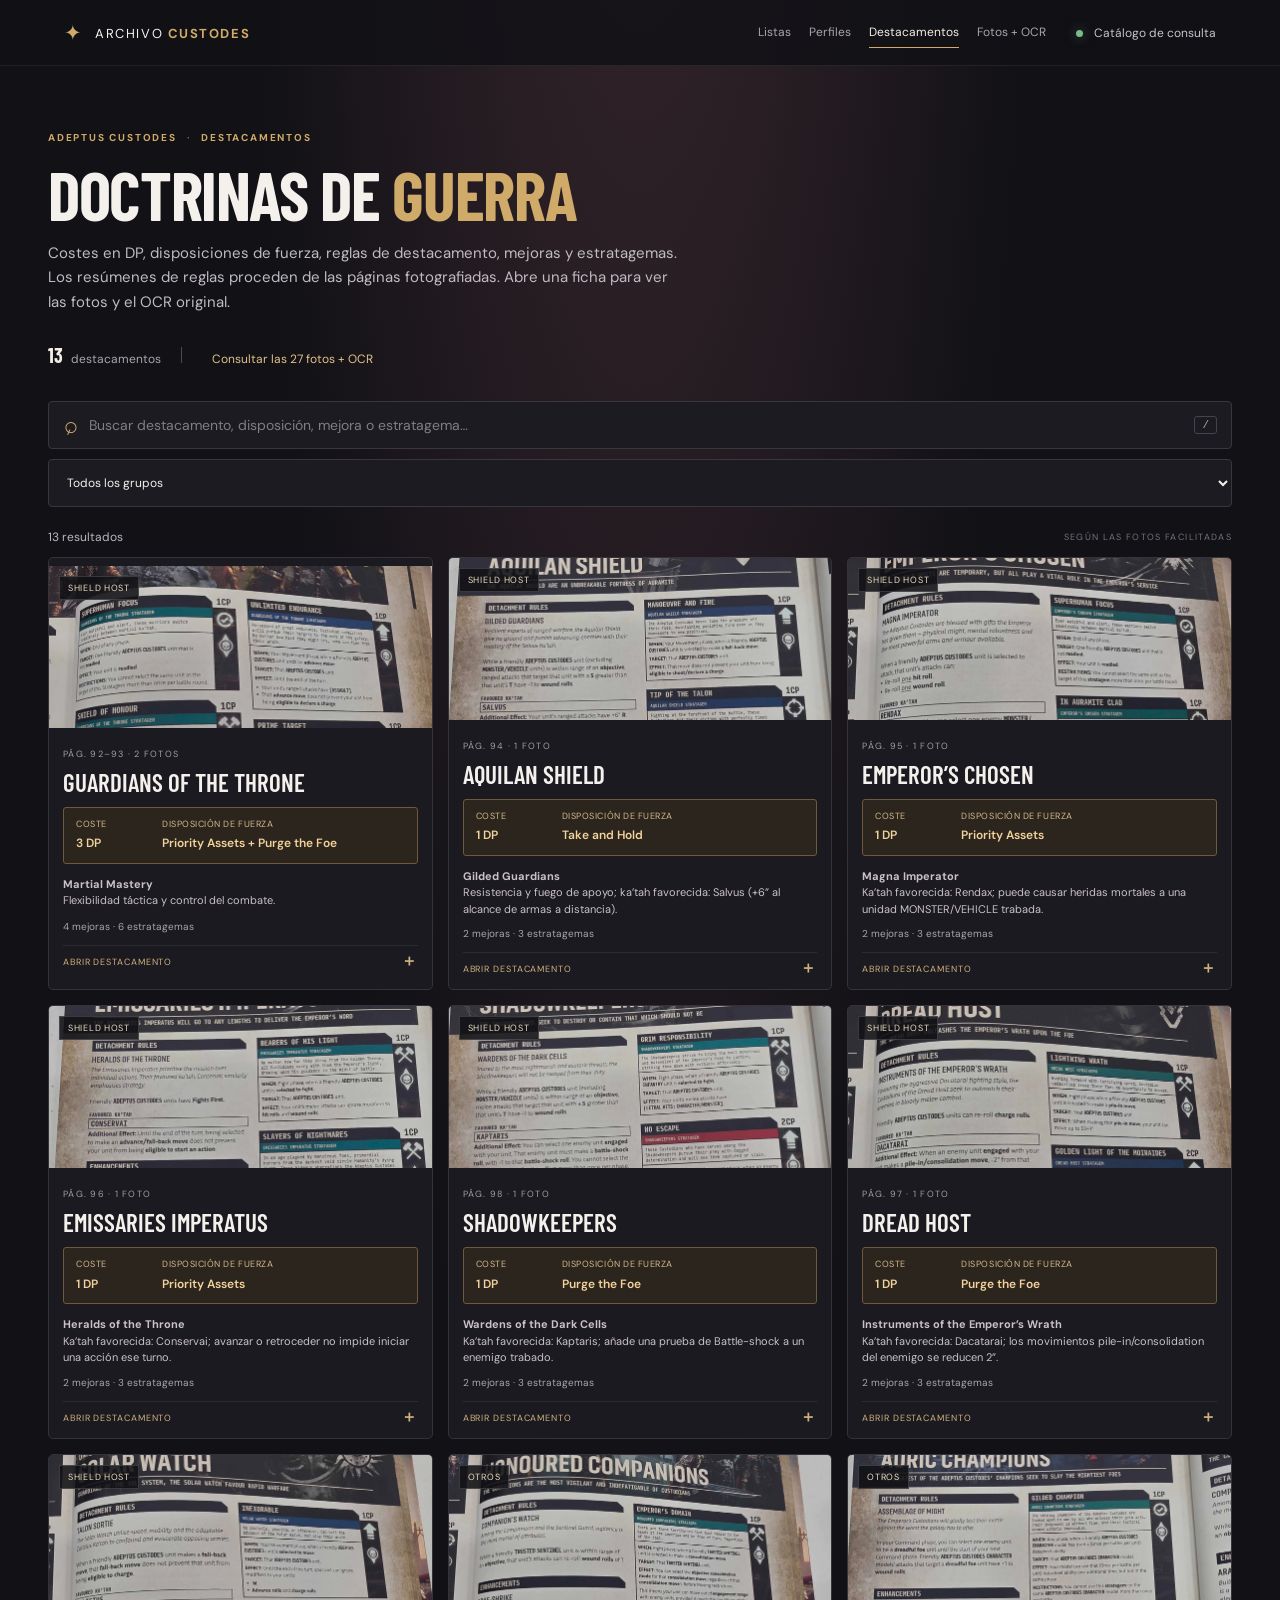
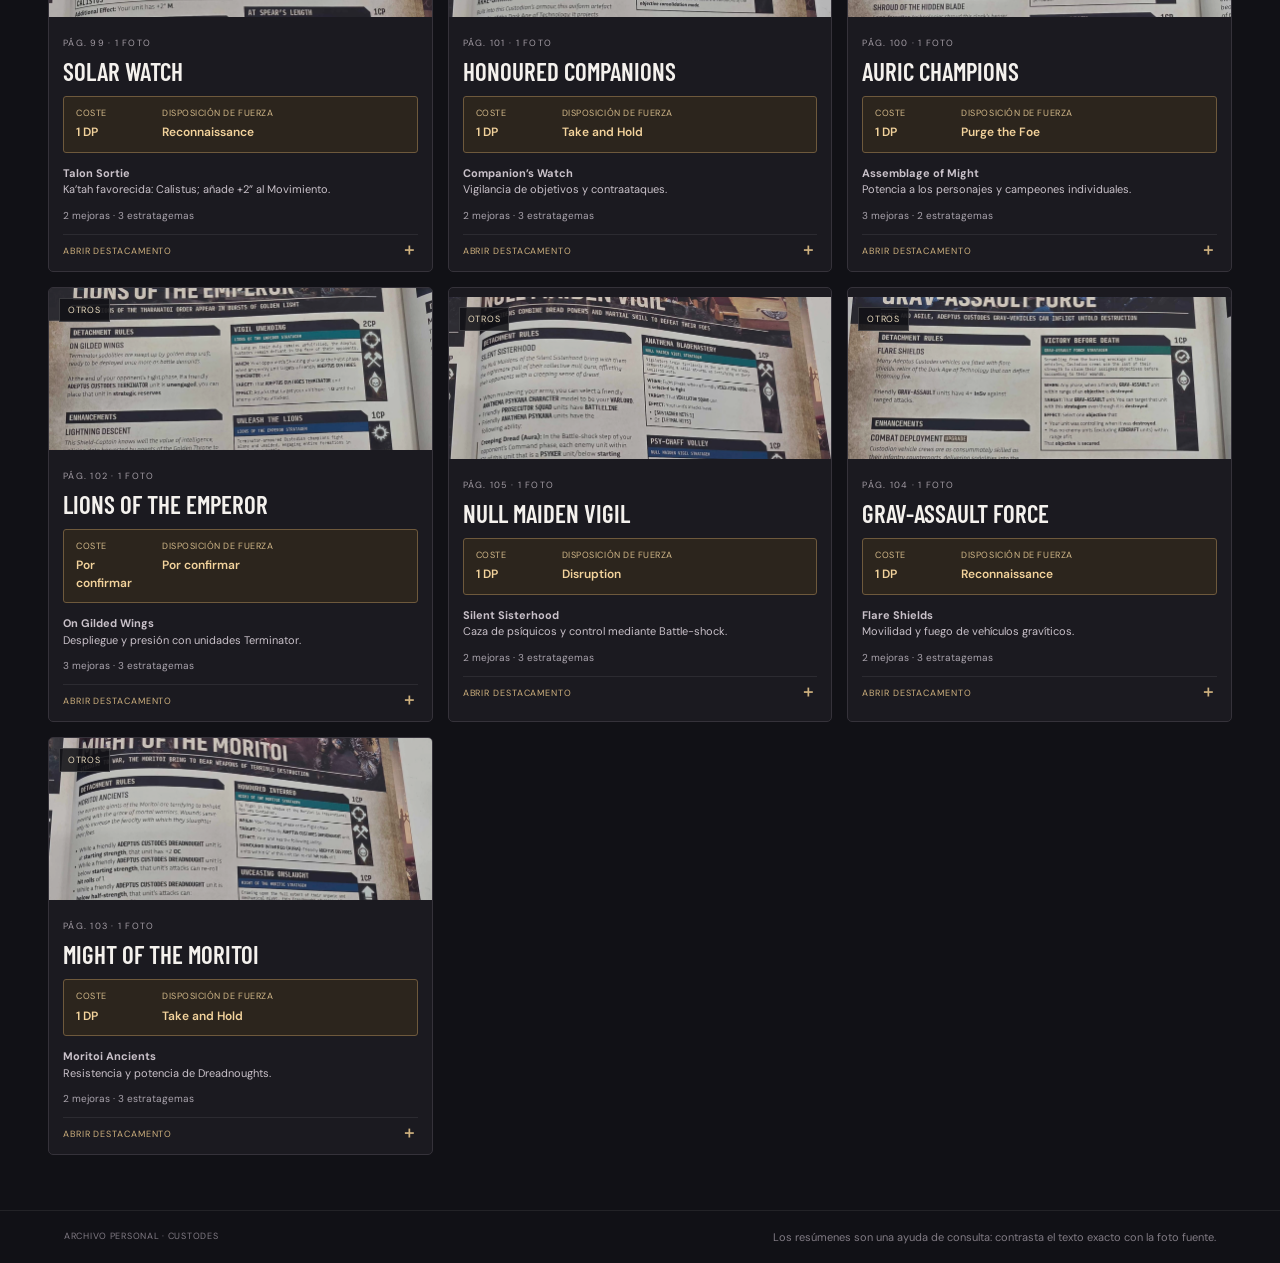
<file: destacamentos.html>
<!doctype html>
<html lang="es">
<head>
  <meta charset="utf-8"><meta name="viewport" content="width=device-width, initial-scale=1"><meta name="theme-color" content="#111116">
  <title>Destacamentos · Archivo Custodes</title><link rel="stylesheet" href="styles.css"><link rel="stylesheet" href="fichas.css"><link rel="stylesheet" href="destacamentos.css">
  <link rel="stylesheet" href="nav.css">
</head>
<body>
  <header class="topbar"><a class="brand" href="index.html"><span class="brand-mark">✦</span><span>ARCHIVO <b>CUSTODES</b></span></a><nav class="top-nav" aria-label="Navegación principal"><a href="listas.html">Listas</a><a href="fichas.html">Perfiles</a><a href="destacamentos.html" class="active" aria-current="page">Destacamentos</a><a href="index.html">Fotos + OCR</a></nav><div class="top-meta"><span class="live-dot"></span> Catálogo de consulta</div></header>
  <main>
    <section class="intro"><div class="eyebrow">ADEPTUS CUSTODES <span>·</span> DESTACAMENTOS</div><h1>Doctrinas de <em>guerra</em></h1><p>Costes en DP, disposiciones de fuerza, reglas de destacamento, mejoras y estratagemas. Los resúmenes de reglas proceden de las páginas fotografiadas. Abre una ficha para ver las fotos y el OCR original.</p><div class="metrics"><strong id="detachmentCount"></strong><span>destacamentos</span><i></i><a class="source-link" href="index.html">Consultar las 27 fotos + OCR</a></div></section>
    <section class="workspace"><div class="controls"><label class="searchbox"><span aria-hidden="true">⌕</span><input id="detachmentSearch" type="search" placeholder="Buscar destacamento, disposición, mejora o estratagema…" autocomplete="off"><kbd>/</kbd></label><select id="detachmentKind" aria-label="Filtrar por grupo"><option value="all">Todos los grupos</option><option value="Shield Host">Shield Hosts</option><option value="Otros">Otros destacamentos</option></select></div><div class="results-line"><span id="detachmentResults"></span><span>SEGÚN LAS FOTOS FACILITADAS</span></div><div class="detachment-grid" id="detachmentGrid"></div><div class="empty" id="detachmentEmpty" hidden><span>⌕</span><b>No hay resultados</b><p>Prueba con otro nombre o regla.</p></div></section>
  </main>
  <footer><span>ARCHIVO PERSONAL · CUSTODES</span><span>Los resúmenes son una ayuda de consulta: contrasta el texto exacto con la foto fuente.</span></footer>
  <dialog id="profileDialog" class="sheet-dialog detachment-dialog"><div class="sheet-scroll" id="profileContent"></div></dialog>
  <script src="units-data.js"></script>
  <script src="detachments-data.js"></script>
  <script src="unit-points.js"></script>
  <script src="enhancement-points.js"></script>
  <script src="army-lists.js"></script>
  <script src="profile-view.js"></script>
  <script src="destacamentos.js"></script>
</body>
</html>
</file>
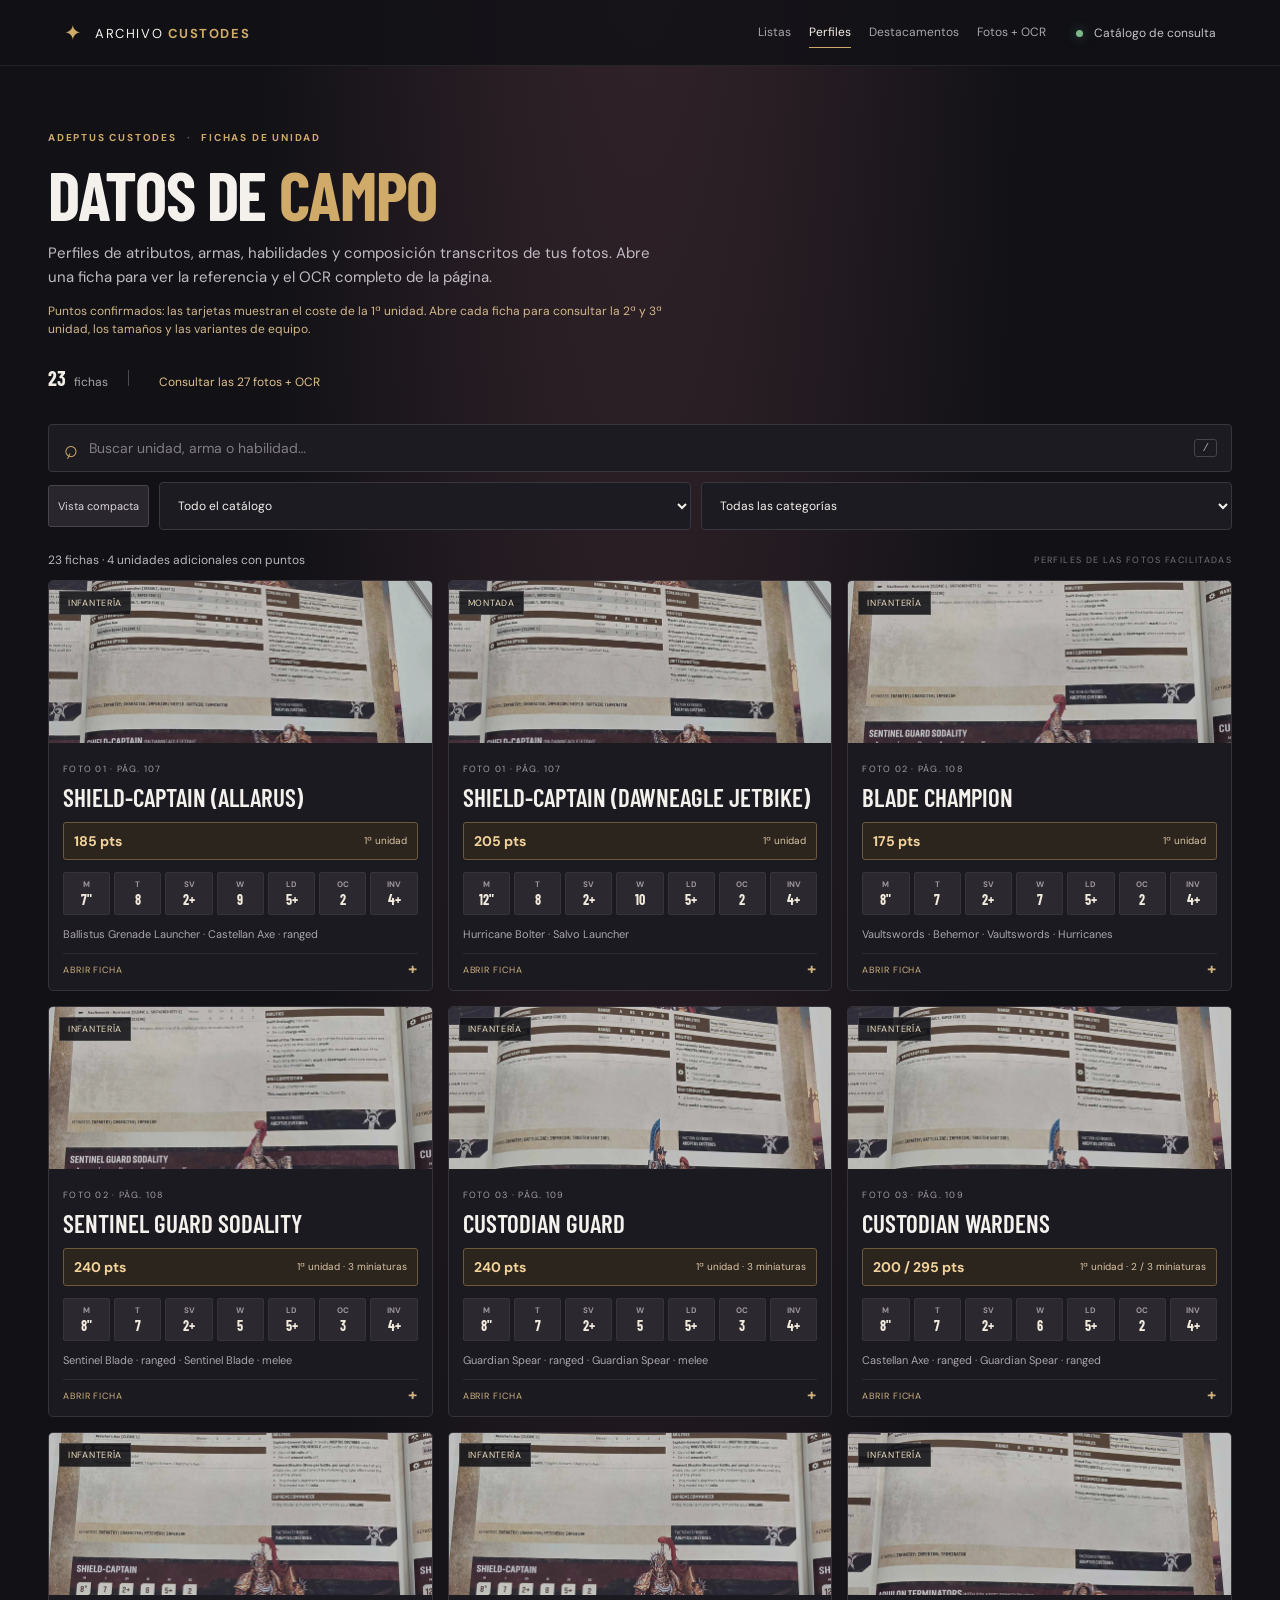
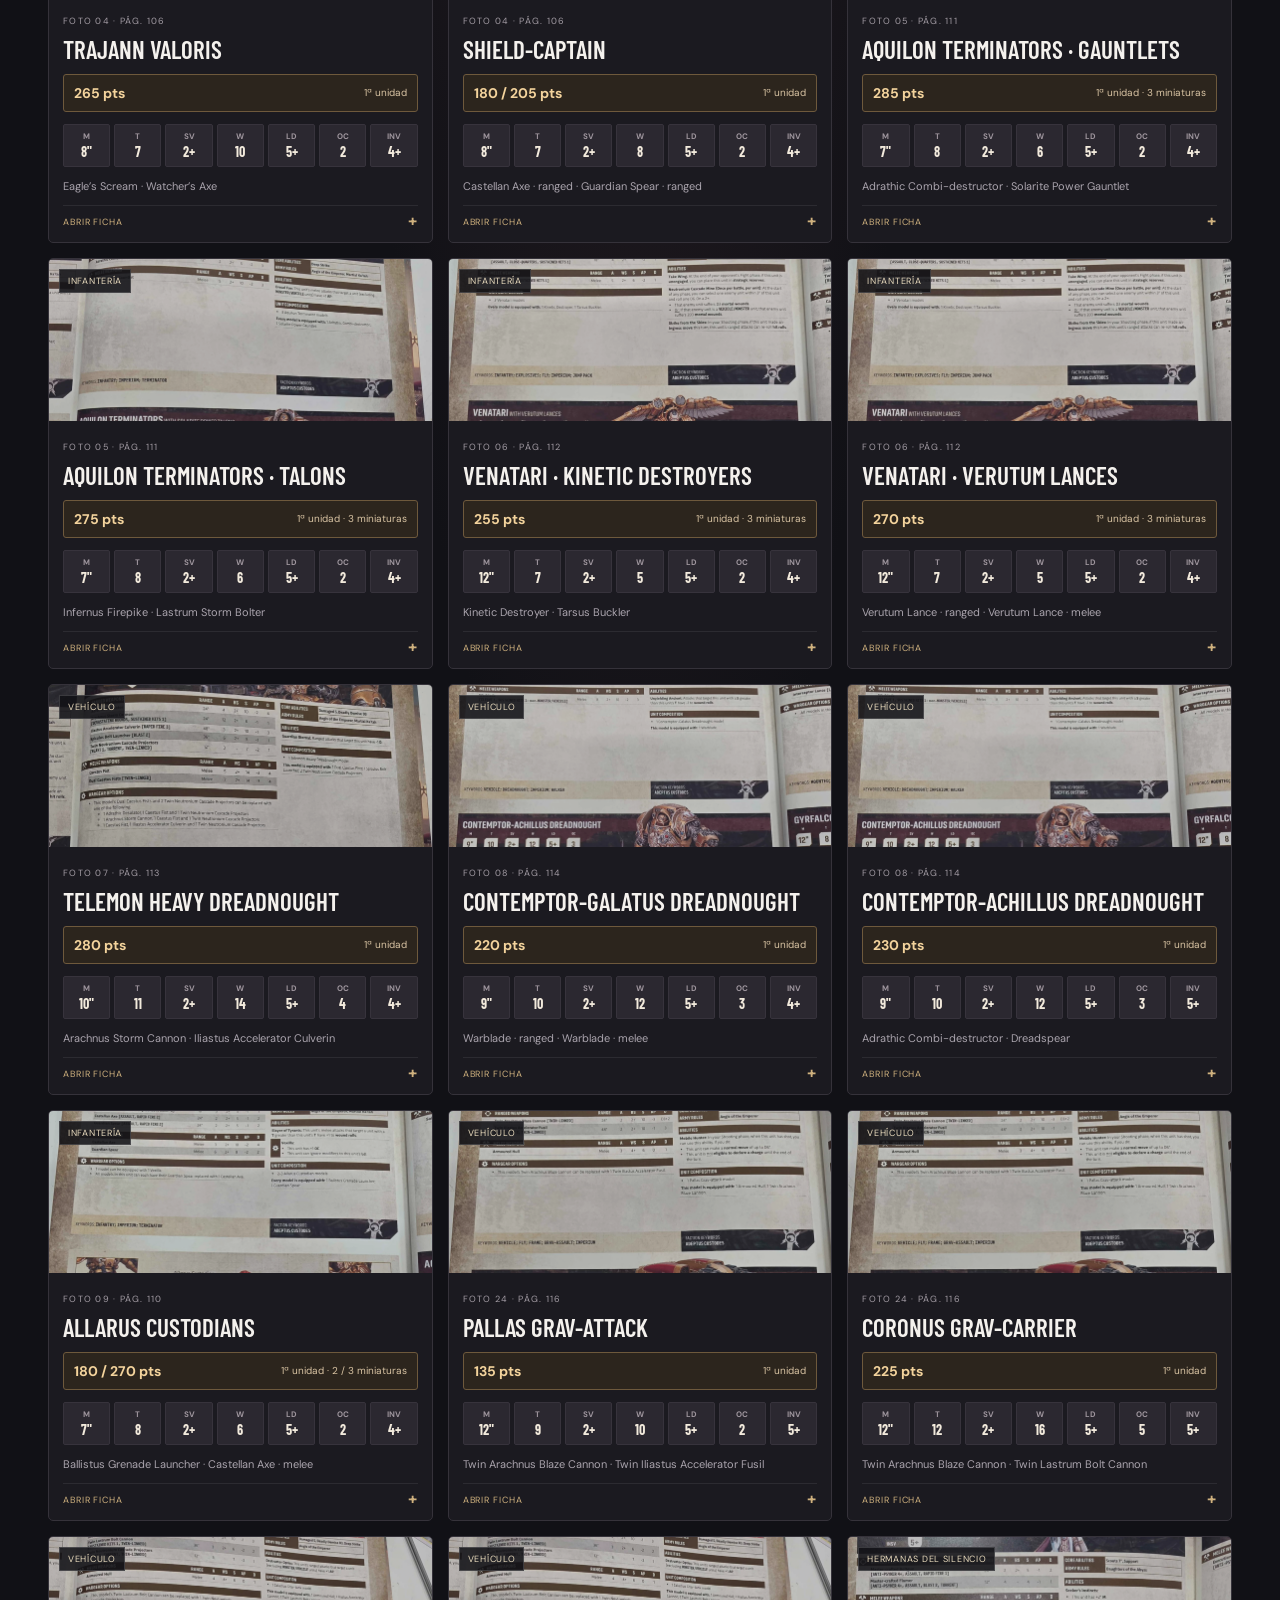
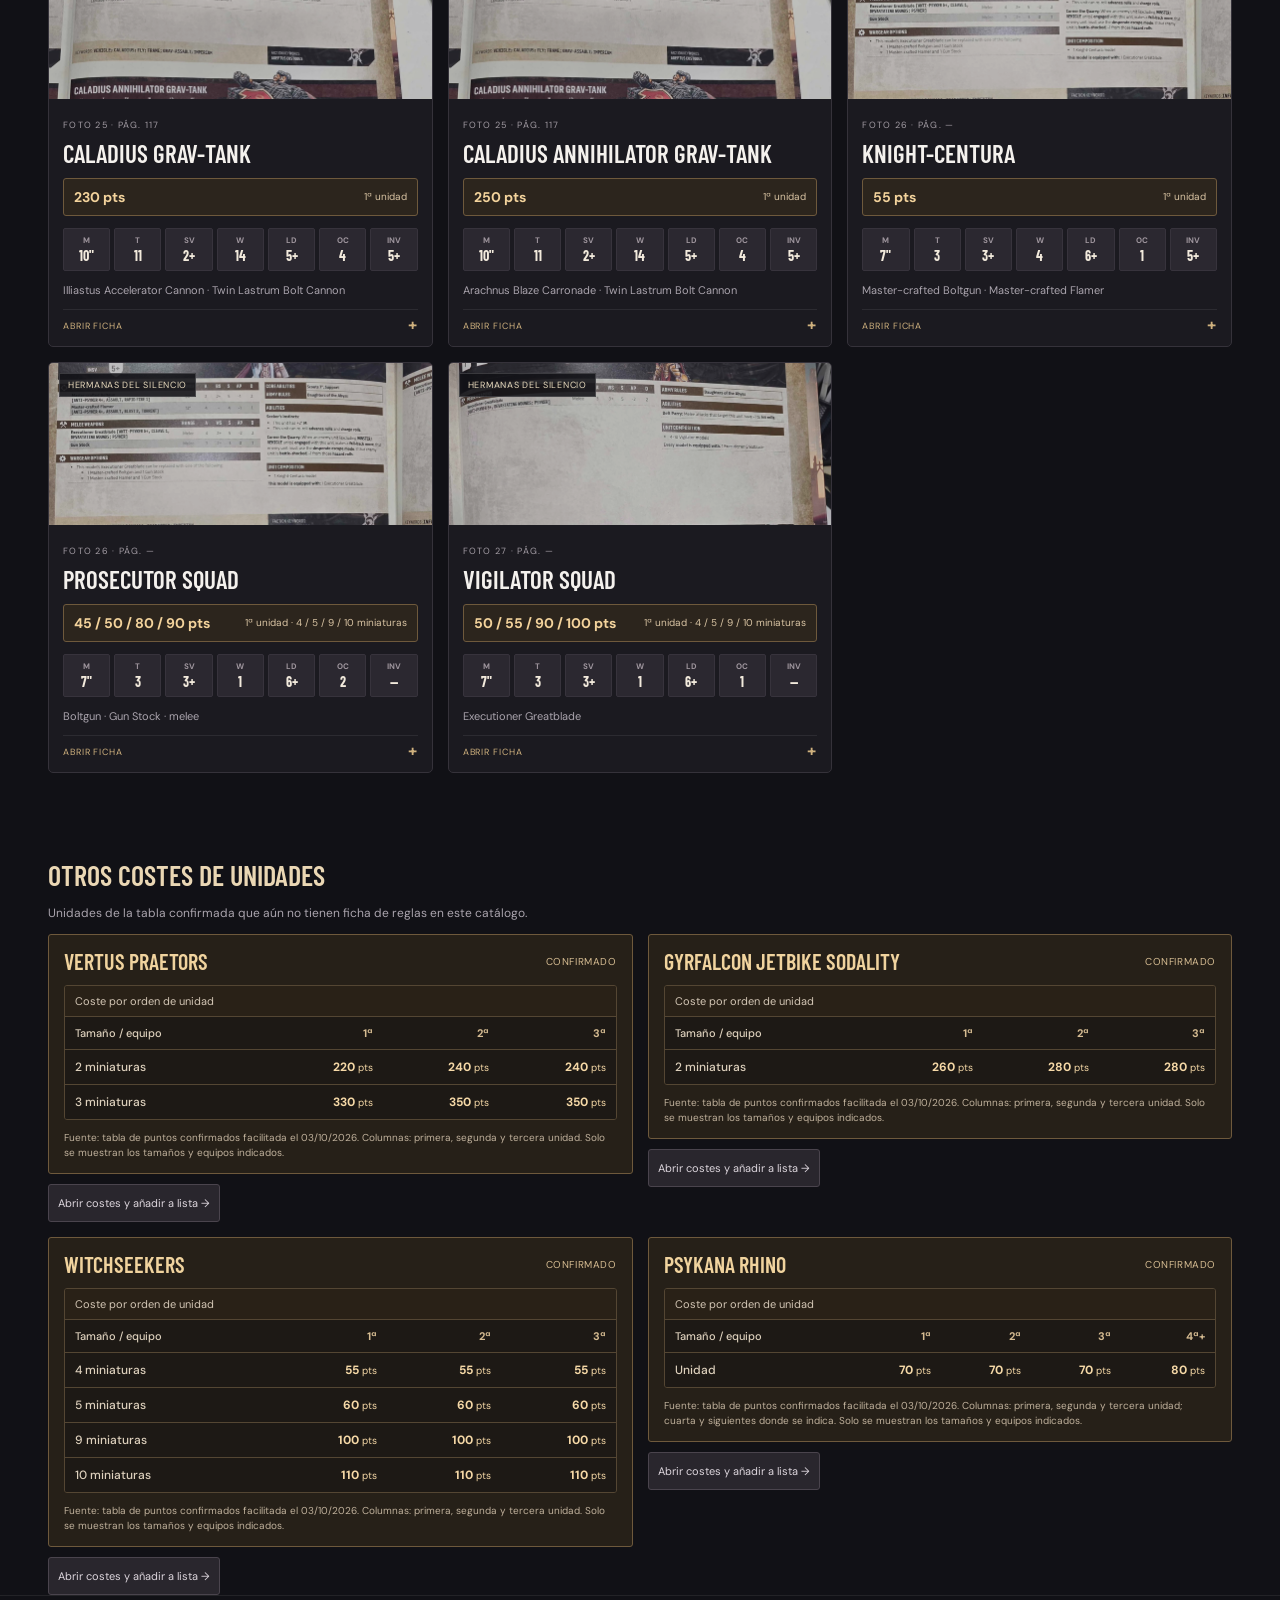
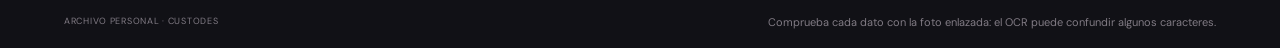
<file: fichas.html>
<!doctype html>
<html lang="es">
<head>
  <meta charset="utf-8"><meta name="viewport" content="width=device-width, initial-scale=1"><meta name="theme-color" content="#111116">
  <title>Fichas · Archivo Custodes</title><link rel="stylesheet" href="styles.css"><link rel="stylesheet" href="fichas.css">
  <link rel="stylesheet" href="nav.css">
</head>
<body>
  <header class="topbar"><a class="brand" href="index.html"><span class="brand-mark">✦</span><span>ARCHIVO <b>CUSTODES</b></span></a><nav class="top-nav" aria-label="Navegación principal"><a href="listas.html">Listas</a><a href="fichas.html" class="active" aria-current="page">Perfiles</a><a href="destacamentos.html">Destacamentos</a><a href="index.html">Fotos + OCR</a></nav><div class="top-meta"><span class="live-dot"></span> Catálogo de consulta</div></header>
  <main>
    <section class="intro"><div class="eyebrow">ADEPTUS CUSTODES <span>·</span> FICHAS DE UNIDAD</div><h1>Datos de <em>campo</em></h1><p>Perfiles de atributos, armas, habilidades y composición transcritos de tus fotos. Abre una ficha para ver la referencia y el OCR completo de la página.</p><p class="points-notice">Puntos confirmados: las tarjetas muestran el coste de la 1ª unidad. Abre cada ficha para consultar la 2ª y 3ª unidad, los tamaños y las variantes de equipo.</p><div class="metrics"><strong id="unitCount"></strong><span>fichas</span><i></i><a class="source-link" href="index.html">Consultar las 27 fotos + OCR</a></div></section>
     <section class="workspace"><div class="controls"><label class="searchbox"><span aria-hidden="true">⌕</span><input id="unitSearch" type="search" placeholder="Buscar unidad, arma o habilidad…" autocomplete="off"><kbd>/</kbd></label><button class="small-button view-toggle" id="unitViewToggle" type="button" aria-pressed="false">Vista compacta</button><select id="unitListFilter" aria-label="Filtrar por lista"><option value="all">Todo el catálogo</option></select><select id="unitCategory" aria-label="Filtrar por categoría"><option value="all">Todas las categorías</option><option value="Infantería">Infantería</option><option value="Montada">Montadas</option><option value="Vehículo">Vehículos</option><option value="Hermanas del Silencio">Hermanas del Silencio</option></select></div><div class="results-line"><span id="unitResults"></span><span>PERFILES DE LAS FOTOS FACILITADAS</span></div><div class="unit-grid" id="unitGrid"></div><div class="empty" id="unitEmpty" hidden><span>⌕</span><b>No hay resultados</b><p>Prueba con otro nombre, arma o regla.</p></div></section>
    <section class="additional-points" id="additionalPoints" aria-labelledby="additionalPointsTitle"><h2 id="additionalPointsTitle">Otros costes de unidades</h2><p>Unidades de la tabla confirmada que aún no tienen ficha de reglas en este catálogo.</p><div class="additional-points-grid" id="additionalPointsGrid"></div></section>
  </main>
  <footer><span>ARCHIVO PERSONAL · CUSTODES</span><span>Comprueba cada dato con la foto enlazada: el OCR puede confundir algunos caracteres.</span></footer>
  <dialog id="profileDialog" class="sheet-dialog"><div class="sheet-scroll" id="profileContent"></div></dialog>
  <script src="units-data.js"></script>
  <script src="detachments-data.js"></script>
  <script src="unit-points.js"></script>
  <script src="enhancement-points.js"></script>
  <script src="army-lists.js"></script>
  <script src="profile-view.js"></script>
  <script src="fichas.js"></script>
</body>
</html>
</file>
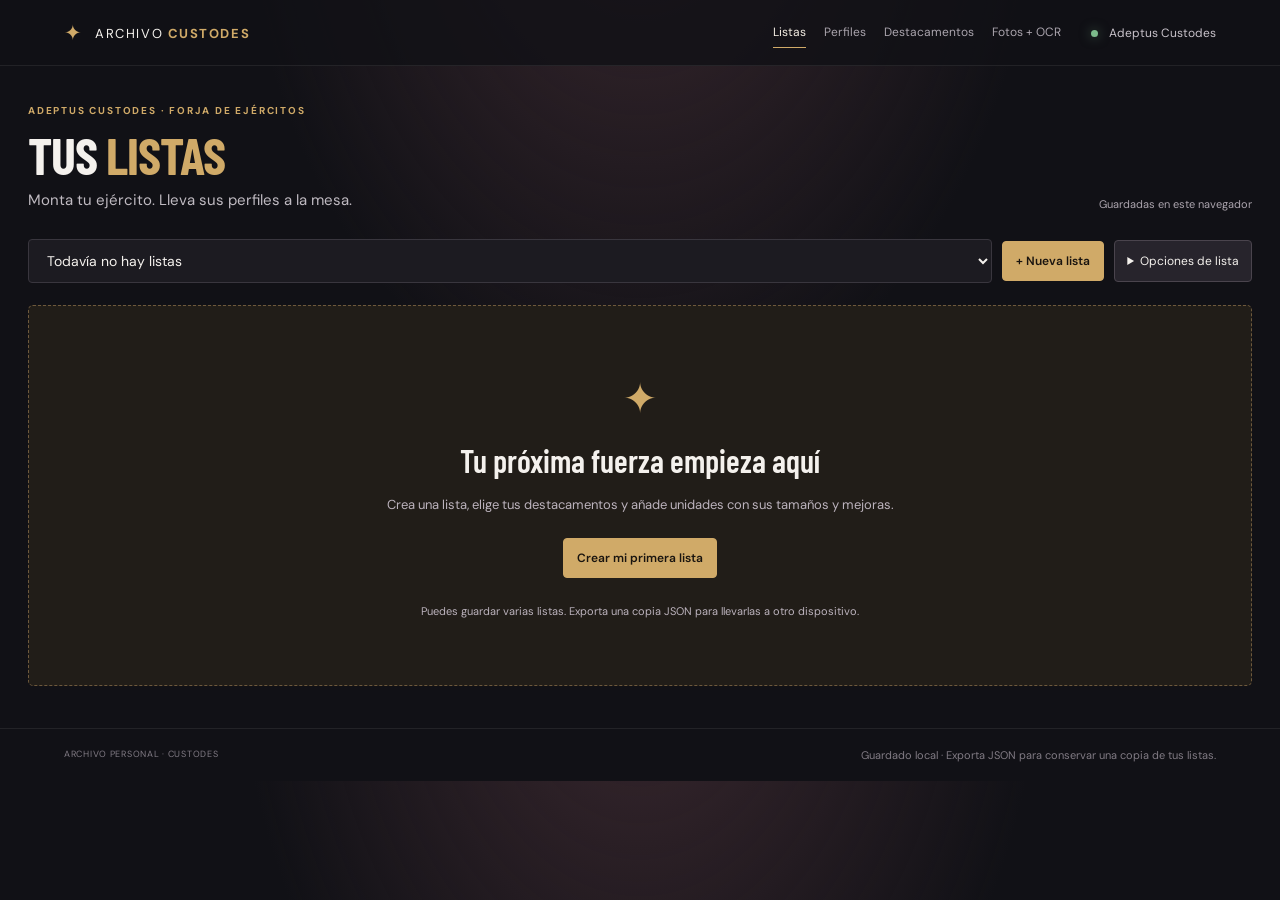
<file: listas.html>
<!doctype html>
<html lang="es">
<head>
  <meta charset="utf-8"><meta name="viewport" content="width=device-width, initial-scale=1"><meta name="theme-color" content="#111116">
  <title>Listas · Archivo Custodes</title>
  <link rel="stylesheet" href="styles.css"><link rel="stylesheet" href="fichas.css"><link rel="stylesheet" href="destacamentos.css"><link rel="stylesheet" href="nav.css"><link rel="stylesheet" href="listas.css">
</head>
<body>
  <header class="topbar"><a class="brand" href="listas.html"><span class="brand-mark">✦</span><span>ARCHIVO <b>CUSTODES</b></span></a><nav class="top-nav" aria-label="Navegación principal"><a href="listas.html" class="active" aria-current="page">Listas</a><a href="fichas.html">Perfiles</a><a href="destacamentos.html">Destacamentos</a><a href="index.html">Fotos + OCR</a></nav><div class="top-meta"><span class="live-dot"></span> Adeptus Custodes</div></header>
  <main class="army-main">
    <section class="intro army-intro"><div><div class="eyebrow">ADEPTUS CUSTODES · FORJA DE EJÉRCITOS</div><h1>Tus <em>listas</em></h1><p>Monta tu ejército. Lleva sus perfiles a la mesa.</p></div><p class="save-note" id="saveStatus" role="status">Guardadas en este navegador</p></section>
    <div class="storage-warning" id="storageWarning" role="alert" hidden></div>
    <div class="list-toolbar"><label class="sr-only" for="listSelect">Lista activa</label><select id="listSelect"><option value="">Todavía no hay listas</option></select><button class="army-button primary" id="newList" type="button">+ Nueva lista</button><details class="list-menu" id="listMenu"><summary>Opciones de lista</summary><div><button type="button" id="duplicateList">Duplicar</button><button type="button" id="exportText">Copiar / exportar texto</button><button type="button" id="exportJSON">Descargar copia JSON</button><button type="button" id="importJSON">Importar JSON</button><button class="danger-text" type="button" id="deleteList">Eliminar lista</button></div></details><input id="importFile" type="file" accept=".json,application/json" hidden></div>
    <section class="list-welcome" id="listWelcome"><span aria-hidden="true">✦</span><h2>Tu próxima fuerza empieza aquí</h2><p>Crea una lista, elige tus destacamentos y añade unidades con sus tamaños y mejoras.</p><button class="army-button primary" id="firstList" type="button">Crear mi primera lista</button><p class="welcome-note">Puedes guardar varias listas. Exporta una copia JSON para llevarlas a otro dispositivo.</p></section>
    <div id="listWorkspace" hidden>
      <section class="army-summary" aria-label="Resumen de la lista"><div><span>PUNTOS</span><strong id="pointsTotal">0 / 2000</strong><div class="budget-track"><span id="pointsProgress"></span></div></div><div><span>DESTACAMENTOS</span><strong id="dpTotal">0 / 3 DP</strong></div><div><span>UNIDADES</span><strong id="armyCount">0</strong></div><button type="button" class="army-button" id="battleToggle">Modo partida →</button></section>
      <div class="builder-tabs" aria-label="Vista de la lista"><button type="button" data-pane="army" class="active" aria-pressed="true">Mi lista</button><button type="button" data-pane="catalog" aria-pressed="false">+ Añadir unidades</button></div>
      <div class="builder-layout" id="builderLayout" data-pane="army">
        <section class="army-pane" aria-label="Edición del ejército">
          <details class="army-settings" id="armySettings" open><summary>Configuración del ejército</summary><div class="settings-fields"><label>Nombre de la lista<input id="listName" maxlength="120" required></label><label>Límite de puntos<input id="pointsLimit" type="number" min="100" max="10000" step="1"></label><label>Límite de DP<input id="dpLimit" type="number" min="1" max="10" step="1"></label><label>Disposición de fuerza<select id="forceDisposition"><option value="">Elegir disposición…</option></select></label></div><h2>Destacamentos</h2><div class="detachment-picker" id="detachmentPicker"></div></details>
          <div class="army-section-heading"><h2>Unidades de tu lista</h2><button type="button" class="army-button add-mobile" id="addMobile">+ Añadir</button></div>
          <div id="armyUnits"></div><div class="army-empty" id="armyEmpty"><p>Aún no has añadido unidades.</p><button type="button" class="army-button" id="addFirstUnit">Buscar unidades →</button></div>
          <details class="list-review" id="listReview"><summary id="reviewSummary">Revisión de la lista</summary><ul id="reviewIssues"></ul><p>La revisión comprueba los costes, DP y datos disponibles. La asignación de Leader/Support es manual: consulta la tabla de unidades compatibles. Revisa también composición, equipo y portadores de mejoras.</p></details>
        </section>
        <aside class="catalog-pane" aria-label="Añadir unidades"><div class="catalog-heading"><h2>Añadir unidades</h2><span id="catalogCount"></span></div><label class="searchbox"><span aria-hidden="true">⌕</span><input id="catalogSearch" type="search" placeholder="Buscar unidad, arma o habilidad…" autocomplete="off"></label><label class="sr-only" for="catalogCategory">Categoría de unidad</label><select id="catalogCategory"><option value="all">Todas las categorías</option><option value="Infantería">Infantería</option><option value="Montada">Montadas</option><option value="Vehículo">Vehículos</option><option value="Hermanas del Silencio">Hermanas del Silencio</option></select><div id="unitCatalog"></div></aside>
      </div>
      <section class="battle-view" id="battleView" hidden><div class="battle-heading"><div class="eyebrow">MODO PARTIDA</div><h2>Tu ejército, a mano</h2><p>Abre una ficha y cambia entre las unidades con las flechas o el selector.</p></div><div class="battle-detachments" id="battleDetachments"></div><label class="searchbox"><span aria-hidden="true">⌕</span><input id="battleSearch" type="search" placeholder="Buscar en mi ejército…"></label><div class="battle-units" id="battleUnits"></div></section>
    </div>
  </main>
  <footer><span>ARCHIVO PERSONAL · CUSTODES</span><span>Guardado local · Exporta JSON para conservar una copia de tus listas.</span></footer>
  <div class="army-toast" id="armyToast" role="status" hidden></div>
  <dialog id="profileDialog" class="sheet-dialog"><div class="sheet-scroll" id="profileContent"></div></dialog>
  <dialog id="newListDialog" class="army-dialog" aria-labelledby="newListTitle"><form id="newListForm"><div class="army-dialog-head"><h2 id="newListTitle">Nueva lista</h2><button class="icon-button" type="button" data-close="newListDialog" aria-label="Cerrar">×</button></div><label>Nombre<input id="newListName" value="Mi lista Custodes" maxlength="120" required></label><div class="dialog-fields"><label>Puntos<input id="newListPoints" type="number" min="100" max="10000" value="2000" required></label><label>DP<input id="newListDP" type="number" min="1" max="10" value="3" required></label></div><button class="army-button primary" type="submit">Crear lista</button></form></dialog>
  <dialog id="addUnitDialog" class="army-dialog" aria-labelledby="addUnitTitle"><form id="addUnitForm"><div class="army-dialog-head"><h2 id="addUnitTitle">Añadir unidad</h2><button class="icon-button" type="button" data-close="addUnitDialog" aria-label="Cerrar">×</button></div><p id="addUnitCopy"></p><label>Tamaño / equipo<select id="addUnitOption"></select></label><p class="add-unit-cost" id="addUnitCost"></p><p class="dialog-help" id="addUnitNote"></p><div class="dialog-actions"><button class="army-button" id="addUnitProfile" type="button">Ver perfil</button><button class="army-button primary" id="confirmAddUnit" type="submit">Añadir a lista</button></div></form></dialog>
  <dialog id="exportDialog" class="army-dialog export-dialog" aria-labelledby="exportTitle"><div class="army-dialog-head"><h2 id="exportTitle">Exportar lista · Texto / BCP</h2><button class="icon-button" type="button" data-close="exportDialog" aria-label="Cerrar">×</button></div><p class="dialog-help">Copia el texto y pégalo en el campo Army List de tu evento en BCP. Incluye puntos, tamaños, mejoras, Warlord y asignaciones de Leader/Support. Revisa el equipo completo y el formato que pide tu torneo antes de enviarlo.</p><label class="sr-only" for="exportContent">Lista en texto</label><textarea id="exportContent" readonly></textarea><div class="dialog-actions"><button class="army-button" id="downloadText" type="button">Descargar .txt</button><button class="army-button primary" id="copyListText" type="button">Copiar texto</button></div></dialog>
  <dialog id="deleteDialog" class="army-dialog" aria-labelledby="deleteTitle"><div class="army-dialog-head"><h2 id="deleteTitle">Eliminar lista</h2><button class="icon-button" type="button" data-close="deleteDialog" aria-label="Cerrar">×</button></div><p id="deleteMessage"></p><div class="dialog-actions"><button class="army-button" type="button" data-close="deleteDialog">Cancelar</button><button class="army-button danger" id="confirmDelete" type="button">Eliminar</button></div></dialog>
  <script src="units-data.js"></script><script src="detachments-data.js"></script><script src="unit-points.js"></script><script src="enhancement-points.js"></script><script src="army-lists.js"></script><script src="profile-view.js"></script><script src="listas.js"></script>
</body>
</html>
</file>
<file: styles.css>
@import url('https://fonts.googleapis.com/css2?family=Barlow+Condensed:wght@500;600;700;800&family=DM+Sans:wght@400;500;600;700&display=swap');
:root{color-scheme:dark;--bg:#111116;--panel:#1b1a20;--panel2:#222128;--line:#39363e;--muted:#aaa5ad;--text:#f4f1ed;--gold:#d0aa68;--red:#8d3540;--teal:#63aaa2}
*{box-sizing:border-box}body{margin:0;background:radial-gradient(ellipse at 50% -25%,#3c2930 0%,transparent 45%),var(--bg);color:var(--text);font-family:'DM Sans',system-ui,sans-serif;font-size:15px}.topbar{height:66px;padding:0 clamp(20px,5vw,76px);display:flex;align-items:center;justify-content:space-between;border-bottom:1px solid #ffffff13;background:#111116cf}.brand{color:var(--text);text-decoration:none;letter-spacing:.12em;font-size:13px}.brand b{color:var(--gold)}.brand-mark{color:var(--gold);font-size:21px;margin-right:12px;vertical-align:-2px}.top-meta{font-size:12px;color:#c8c2ca}.live-dot{display:inline-block;width:7px;height:7px;border-radius:50%;background:#7cba8b;margin-right:8px;box-shadow:0 0 12px #7cba8b80}.meta-divider{margin:0 12px;color:#716c75}main{max-width:1240px;margin:0 auto;padding:0 28px}.intro{padding:65px 0 34px}.eyebrow{font-size:10px;letter-spacing:.18em;color:var(--gold);font-weight:700}.eyebrow span{color:#756b64;margin:0 6px}h1{font:700 clamp(40px,6vw,68px)/.98 'Barlow Condensed',sans-serif;letter-spacing:-.02em;margin:17px 0 13px;text-transform:uppercase}h1 em{font-style:normal;color:var(--gold)}.intro p{color:#c0bbc2;max-width:630px;line-height:1.65;margin:0}.metrics{display:flex;align-items:baseline;gap:8px;margin-top:28px;color:var(--muted);font-size:12px}.metrics strong{font:700 20px 'Barlow Condensed',sans-serif;color:#f3eee5}.metrics i{height:16px;width:1px;background:#504952;margin:0 12px}.workspace{padding-bottom:55px}.controls{display:flex;gap:10px;align-items:center;margin-bottom:17px}.searchbox{flex:1;display:flex;align-items:center;height:48px;border:1px solid var(--line);background:#1c1b21;border-radius:4px;padding:0 14px;gap:10px}.searchbox>span{font-size:24px;color:var(--gold);transform:rotate(-20deg)}.searchbox input{color:var(--text);border:0;outline:0;background:transparent;width:100%;font:14px 'DM Sans',sans-serif}.searchbox input::placeholder{color:#827c85}.searchbox kbd{border:1px solid #47424b;color:#a9a3ab;border-radius:3px;padding:2px 7px;font-size:11px}select,.ocr-button{height:48px;border:1px solid var(--line);border-radius:4px;background:#1c1b21;color:var(--text);padding:0 14px;font:12px 'DM Sans',sans-serif}select{min-width:200px}.ocr-button{background:#765938;color:#fff0d4;border-color:#92734c;font-weight:700;cursor:pointer;white-space:nowrap}.ocr-button:hover{background:#896945}.ocr-button span{font-size:17px;margin-right:5px}.ocr-button:disabled{opacity:.6;cursor:wait}.progress-wrap{margin:0 0 18px;padding:13px 15px;background:#1d1b21;border:1px solid var(--line);border-radius:4px}.progress-label{display:flex;justify-content:space-between;font-size:12px;color:#d8d1d7;margin-bottom:8px}.progress{height:4px;background:#39343d;border-radius:4px;overflow:hidden}.progress>span{display:block;width:0;height:100%;background:var(--gold);transition:width .25s}.results-line{display:flex;justify-content:space-between;align-items:center;margin:22px 0 12px;font-size:12px;color:#bcb6bf}.results-line>span:last-child{font-size:9px;letter-spacing:.15em;color:#77717b}.cards{display:grid;grid-template-columns:repeat(4,minmax(0,1fr));gap:15px}.card{min-width:0;background:var(--panel);border:1px solid #35323a;border-radius:5px;overflow:hidden;transition:transform .18s,border-color .18s;cursor:pointer}.card:hover{transform:translateY(-3px);border-color:#997b50}.thumb{height:225px;background:#25232a;position:relative;overflow:hidden}.thumb img{width:100%;height:100%;object-fit:cover;object-position:center 28%;display:block;transition:transform .35s}.card:hover .thumb img{transform:scale(1.025)}.category-tag{position:absolute;top:11px;left:11px;background:#111116d9;border:1px solid #ffffff26;padding:5px 8px;color:#e9dbbe;font-size:9px;letter-spacing:.08em;text-transform:uppercase;border-radius:2px}.ocr-badge{position:absolute;right:10px;top:10px;width:23px;height:23px;border-radius:50%;display:grid;place-items:center;background:#24211f;border:1px solid #ffffff37;color:#9e969b;font-size:10px}.ocr-badge.done{color:#b9e1cc;background:#24372e;border-color:#54856b}.card-info{padding:14px 14px 16px}.page{font-size:9px;letter-spacing:.16em;color:#a39ca4}.card h2{font:600 23px/1 'Barlow Condensed',sans-serif;text-transform:uppercase;margin:9px 0;color:#f6f0e8;min-height:46px}.card-info p{font-size:11px;line-height:1.5;color:#a8a1aa;height:33px;overflow:hidden;margin:0}.card-bottom{display:flex;justify-content:space-between;align-items:center;margin-top:13px;padding-top:10px;border-top:1px solid #ffffff13;color:#aaa4ab;font-size:10px}.card-bottom b{font-size:10px;color:var(--gold);font-weight:600}.empty{padding:80px 15px;text-align:center;color:#aaa4ad}.empty>span{font-size:36px;color:var(--gold)}.empty b{display:block;color:#f1ece7;margin:8px}.empty p{font-size:13px}footer{border-top:1px solid #ffffff13;display:flex;justify-content:space-between;padding:19px clamp(20px,5vw,76px);font-size:9px;letter-spacing:.08em;color:#817b84}footer span:last-child{letter-spacing:0;font-size:11px}.viewer{padding:0;width:min(1100px,94vw);height:min(90vh,850px);max-height:90vh;background:#17161c;border:1px solid #4a434c;border-radius:6px;color:var(--text)}.viewer::backdrop{background:#050507d9;backdrop-filter:blur(4px)}.viewer-head{height:77px;display:flex;align-items:center;justify-content:space-between;padding:12px 20px;border-bottom:1px solid #ffffff16}.viewer-head h2{font:700 27px/1 'Barlow Condensed',sans-serif;text-transform:uppercase;margin:5px 0 0}.icon-button{border:0;background:transparent;color:#d9d2d9;font-size:29px;cursor:pointer}.viewer-body{height:calc(100% - 77px);display:grid;grid-template-columns:minmax(0,1.1fr) minmax(0,.9fr)}.image-stage{background:#0c0b0e;position:relative;display:flex;align-items:center;justify-content:center;overflow:auto}.image-stage img{max-width:100%;max-height:100%;object-fit:contain}.image-stage a{position:absolute;bottom:12px;left:12px;background:#151419e8;border:1px solid #ffffff2b;padding:8px 10px;border-radius:3px;color:#f4eee4;text-decoration:none;font-size:11px}.text-stage{padding:18px;display:flex;flex-direction:column;min-width:0}.text-head{display:flex;justify-content:space-between;align-items:center}.text-head h3{font:600 23px 'Barlow Condensed',sans-serif;text-transform:uppercase;margin:0}.small-button{background:#29262d;border:1px solid #4a444d;color:#ddd6dd;padding:7px 9px;border-radius:3px;font:11px 'DM Sans',sans-serif;cursor:pointer;margin-left:5px}.small-button:hover{border-color:var(--gold)}#ocrText{margin-top:13px;flex:1;min-height:0;resize:none;background:#111015;border:1px solid #37333b;border-radius:3px;color:#ded8df;padding:13px;font:12px/1.6 ui-monospace,Consolas,monospace;outline:0}#ocrText:focus{border-color:#977d56}.privacy-note{color:#8f8991;font-size:10px;line-height:1.5;margin:10px 0 0}@media(max-width:960px){.cards{grid-template-columns:repeat(3,minmax(0,1fr))}.thumb{height:205px}}@media(max-width:700px){main{padding:0 17px}.intro{padding-top:45px}.top-meta{font-size:0}.top-meta .live-dot{font-size:initial}.controls{flex-wrap:wrap}.searchbox{flex-basis:100%}select{flex:1;min-width:0}.ocr-button{flex:1}.cards{grid-template-columns:repeat(2,minmax(0,1fr));gap:10px}.thumb{height:190px}.card h2{font-size:20px}footer{gap:12px;line-height:1.5}.viewer{height:94vh}.viewer-body{grid-template-columns:1fr;grid-template-rows:minmax(220px,44%) 1fr}.image-stage{min-height:0}.text-stage{padding:13px}.text-stage #ocrText{font-size:11px}}@media(max-width:430px){.cards{grid-template-columns:1fr}.thumb{height:250px}.card h2{min-height:0}footer{flex-direction:column}}
</file>
<file: fichas.css>
.top-nav{display:flex;gap:18px;margin-left:auto;margin-right:30px}.top-nav a{color:#aaa4ad;text-decoration:none;font-size:12px;padding:7px 0;border-bottom:1px solid transparent}.top-nav a:hover,.top-nav a.active{color:#f5eee4;border-color:var(--gold)}.source-link{color:#e1c18a;text-decoration:none;font-size:12px;margin-left:10px}.unit-grid{display:grid;grid-template-columns:repeat(3,minmax(0,1fr));gap:15px}.unit-card{text-align:left;padding:0;background:var(--panel);border:1px solid #35323a;border-radius:5px;overflow:hidden;color:var(--text);cursor:pointer;font:inherit;transition:transform .18s,border-color .18s}.unit-card:hover{transform:translateY(-3px);border-color:#997b50}.unit-image{height:162px;position:relative;overflow:hidden;background:#26242a}.unit-image img{width:100%;height:100%;object-fit:cover;object-position:center 24%;opacity:.86}.unit-image span{position:absolute;top:10px;left:10px;background:#111116dc;border:1px solid #ffffff29;padding:5px 8px;font-size:9px;text-transform:uppercase;letter-spacing:.08em;color:#e9dbbe}.unit-card-body{padding:14px}.unit-card-body small{font-size:9px;letter-spacing:.14em;color:#a39ca4}.unit-card h2{font:600 25px/1 'Barlow Condensed',sans-serif;text-transform:uppercase;margin:8px 0 12px;min-height:25px}.mini-stats{display:grid;grid-template-columns:repeat(7,1fr);gap:4px}.mini-stats span{background:#2b2830;border:1px solid #37333c;text-align:center;padding:6px 2px;border-radius:2px}.mini-stats i{display:block;font:700 8px 'DM Sans',sans-serif;color:#9f969e;font-style:normal}.mini-stats b{display:block;font:700 14px 'Barlow Condensed',sans-serif;color:#f2eadc;margin-top:2px}.unit-card-body>p{font-size:11px;color:#aaa4ad;white-space:nowrap;overflow:hidden;text-overflow:ellipsis;margin:12px 0 0}.unit-link{display:flex;justify-content:space-between;border-top:1px solid #ffffff13;padding-top:10px;margin-top:12px;color:#cfb17e;font-size:9px;letter-spacing:.1em}.unit-link b{font-size:16px;line-height:10px}.sheet-dialog{padding:0;width:min(1040px,95vw);max-height:92vh;overflow:hidden;background:#17161c;border:1px solid #4a434c;border-radius:6px;color:var(--text)}.sheet-dialog::backdrop{background:#050507dd;backdrop-filter:blur(4px)}.sheet-scroll{height:92vh;max-height:92vh;overflow:auto;padding:21px 24px 26px}.sheet-top{display:flex;justify-content:space-between;align-items:start;border-bottom:1px solid #ffffff1b;padding-bottom:15px}.sheet-top h2{font:700 clamp(27px,4vw,39px)/1 'Barlow Condensed',sans-serif;text-transform:uppercase;margin:7px 0 0}.sheet-hero{display:grid;grid-template-columns:minmax(210px,.8fr) minmax(360px,1.2fr);gap:16px;padding:18px 0}.sheet-hero>img{width:100%;height:200px;object-fit:cover;object-position:center 25%;border-radius:3px}.stats-grid{display:grid;grid-template-columns:repeat(4,1fr);gap:8px;align-content:start}.stats-grid div{background:#242229;border:1px solid #3b3740;padding:9px 10px;border-radius:3px;min-height:65px}.stats-grid span{display:block;color:#ada6ae;font-size:10px;letter-spacing:.07em;text-transform:uppercase}.stats-grid b{display:block;font:700 25px 'Barlow Condensed',sans-serif;margin-top:4px;color:#f5eee4}.sheet-two{display:grid;grid-template-columns:minmax(0,1.12fr) minmax(260px,.88fr);gap:20px}.sheet-two h3{font:600 20px 'Barlow Condensed',sans-serif;text-transform:uppercase;margin:15px 0 9px;padding-bottom:6px;border-bottom:2px solid #554b43}.weapon-table{border:1px solid #37333b;border-radius:3px;overflow:hidden}.weapon-row{display:grid;grid-template-columns:minmax(145px,2fr) 54px 32px 48px 30px 30px 36px;gap:5px;align-items:center;min-height:34px;padding:6px 8px;border-bottom:1px solid #ffffff12;font-size:10px;color:#d9d3d8}.weapon-row:nth-child(odd){background:#242229}.weapon-row:last-child{border-bottom:0}.weapon-row strong{font-weight:600;color:#eee8df}.weapon-head{min-height:29px;background:#393139!important;color:#e3c893!important;font-size:8px;text-transform:uppercase;letter-spacing:.06em}.ability-box{border:1px solid #3c3740;background:#211f25;margin-bottom:7px;padding:10px 11px;border-radius:3px}.ability-box b{font-size:11px;color:#e7c993}.ability-box p,.sheet-copy{font-size:11px;line-height:1.55;color:#d6d0d7;margin:5px 0 0}.keywords{font-size:10px;line-height:1.7;color:#c3b9c1}.source-photo{font-size:11px;color:#e1c18a}.ocr-source{margin-top:18px;border-top:1px solid #ffffff19;padding-top:12px}.ocr-source summary{color:#d1b786;font-size:12px;cursor:pointer}.ocr-source pre{white-space:pre-wrap;max-height:350px;overflow:auto;background:#100f13;border:1px solid #343039;padding:12px;border-radius:3px;color:#c9c2ca;font:11px/1.5 ui-monospace,Consolas,monospace}.sheet-dialog .icon-button{line-height:1}@media(max-width:900px){.unit-grid{grid-template-columns:repeat(2,minmax(0,1fr))}.sheet-two{grid-template-columns:1fr 1fr}.sheet-hero{grid-template-columns:.8fr 1.2fr}.weapon-row{grid-template-columns:minmax(115px,2fr) 48px 25px 38px 23px 23px 28px;font-size:9px;gap:3px;padding:6px}}
@media(max-width:650px){.top-meta{display:none}.top-nav{margin-left:auto;margin-right:0}.unit-grid{grid-template-columns:1fr}.unit-image{height:180px}.sheet-scroll{padding:16px}.sheet-hero{grid-template-columns:1fr}.sheet-hero>img{height:170px}.sheet-two{grid-template-columns:1fr;gap:0}.weapon-row{grid-template-columns:minmax(110px,2fr) 45px 25px 37px 22px 22px 27px}.sheet-top h2{font-size:28px}.stats-grid{grid-template-columns:repeat(4,1fr)}}
.intro .points-notice{font-size:12px;color:#d2b889;line-height:1.5;margin-top:12px}
.unit-points{display:flex;flex-wrap:wrap;justify-content:space-between;align-items:center;gap:5px 12px;margin:0 0 12px;padding:9px 10px;border:1px solid #6e593c;border-radius:3px;background:#2c251d}
.unit-points b{font-size:14px;color:#f3d39c;font-variant-numeric:tabular-nums}
.unit-points span{font-size:10px;color:#dac5a4;line-height:1.4}
.unit-points.is-missing{border-color:#423c47;background:#252229}
.unit-points.is-missing b,.unit-points.is-missing span{color:#b9b1bd}
.sheet-points{margin-top:16px;padding:13px 15px;border:1px solid #6e593c;border-radius:3px;background:#262018}
.points-heading{display:flex;flex-wrap:wrap;align-items:center;justify-content:space-between;gap:6px 12px}
.points-heading h3{font:600 22px 'Barlow Condensed',sans-serif;text-transform:uppercase;color:#f0d39e;margin:0}
.points-heading>span{font-size:10px;letter-spacing:.06em;text-transform:uppercase;color:#d6bc92}
.points-table-wrap{overflow-x:auto;margin-top:11px;border:1px solid #544633;border-radius:3px}
.points-table{width:100%;border-collapse:collapse;background:#1d1915;font-size:12px}
.points-table caption{text-align:left;padding:8px 10px;color:#d3c6b5;background:#292117;font-size:11px}
.points-table th,.points-table td{padding:9px 10px;border-top:1px solid #544633;text-align:right}
.points-table thead th{color:#d6bc92;font-size:11px;white-space:nowrap}
.points-table th:first-child{text-align:left;font-weight:500;color:#ded1bd}
.points-table td{color:#f6d9a7;font-weight:700;font-variant-numeric:tabular-nums;white-space:nowrap}
.points-unit{font-size:10px;font-weight:400}
.points-na{display:inline-block;max-width:70px;white-space:normal;color:#b9b1bd;font-size:10px;font-weight:400}
.additional-points{margin-top:30px}
.additional-points h2{font:600 28px 'Barlow Condensed',sans-serif;text-transform:uppercase;color:#ead7b4;margin:0 0 8px}
.additional-points>p{font-size:12px;color:#aaa4ad;line-height:1.5}
.additional-points-grid{display:grid;grid-template-columns:repeat(2,minmax(0,1fr));gap:15px}
.additional-points-grid .sheet-points{margin-top:0;min-width:0}
@media(max-width:650px){.additional-points-grid{grid-template-columns:1fr}.points-table th,.points-table td{padding:8px 6px}.points-table{font-size:11px}.points-table thead th{font-size:10px}}
.points-pending{font-size:14px;color:#edcea0;margin:10px 0 0}
.points-note{font-size:12px;line-height:1.5;color:#ded1bd;margin:10px 0 0}
.points-source{font-size:10px;line-height:1.5;color:#c0b19c;margin:10px 0 0}
</file>
<file: destacamentos.css>
.detachment-grid{display:grid;grid-template-columns:repeat(3,minmax(0,1fr));gap:15px}.detachment-card{padding:0;text-align:left;background:var(--panel);border:1px solid #35323a;border-radius:5px;overflow:hidden;color:var(--text);cursor:pointer;font:inherit;transition:transform .18s,border-color .18s}.detachment-card:hover{transform:translateY(-3px);border-color:#997b50}.detachment-image{height:162px;position:relative;overflow:hidden;background:#26242a}.detachment-image img{width:100%;height:100%;object-fit:cover;object-position:center 20%;opacity:.86}.detachment-image span{position:absolute;top:10px;left:10px;background:#111116dc;border:1px solid #ffffff29;padding:5px 8px;font-size:9px;text-transform:uppercase;letter-spacing:.08em;color:#e9dbbe}.detachment-card-body{padding:14px}.detachment-card-body small{font-size:9px;letter-spacing:.14em;color:#a39ca4}.detachment-card h2{font:600 25px/1 'Barlow Condensed',sans-serif;text-transform:uppercase;margin:8px 0 8px;min-height:25px}.detachment-card .det-rule{font-size:11px;line-height:1.5;color:#c9c1c9;min-height:34px}.det-meta{font-size:10px;color:#aaa4ad;margin-top:10px}.det-link{display:flex;justify-content:space-between;border-top:1px solid #ffffff13;padding-top:10px;margin-top:12px;color:#cfb17e;font-size:9px;letter-spacing:.1em}.det-link b{font-size:16px;line-height:10px}.detachment-dialog{width:min(1080px,95vw)}.det-top{display:flex;gap:22px;align-items:end;border-bottom:1px solid #ffffff1b;padding-bottom:15px}.det-top h2{font:700 clamp(30px,4vw,43px)/.98 'Barlow Condensed',sans-serif;text-transform:uppercase;margin:7px 0 0}.det-top .icon-button{margin-left:auto;align-self:start}.det-hero{display:grid;grid-template-columns:minmax(220px,.8fr) minmax(300px,1.2fr);gap:17px;padding:18px 0}.det-hero img{width:100%;height:210px;object-fit:cover;object-position:center 19%;border-radius:3px}.det-intro{font-size:13px;line-height:1.65;color:#d8d1d9}.det-rule-box{border-left:3px solid #b18c55;background:#242229;padding:12px 15px;margin-top:12px}.det-rule-box b,.det-section h3{font:600 19px 'Barlow Condensed',sans-serif;text-transform:uppercase;color:#ead7b4}.det-rule-box p{font-size:12px;line-height:1.6;color:#e0d9df;margin:6px 0 0}.det-detail-grid{display:grid;grid-template-columns:1fr 1fr;gap:20px}.det-section h3{margin:14px 0 9px;padding-bottom:6px;border-bottom:2px solid #554b43}.det-entry{border:1px solid #3c3740;background:#211f25;margin-bottom:8px;padding:11px 12px;border-radius:3px}.det-entry-top{display:flex;align-items:start;justify-content:space-between;gap:10px}.det-entry strong{font-size:12px;color:#f0e8dc}.det-entry p{font-size:11px;line-height:1.55;color:#d0c9d1;margin:6px 0 0}.cp{white-space:nowrap;border:1px solid #8a6b43;border-radius:3px;padding:3px 7px;color:#e7c993;font-size:10px}.source-chips{display:flex;flex-wrap:wrap;gap:8px;margin-top:9px}.source-chips a{color:#e1c18a;font-size:11px}.det-ocr{margin-top:18px;border-top:1px solid #ffffff19;padding-top:12px}.det-ocr details{border-bottom:1px solid #ffffff12;padding:9px 0}.det-ocr summary{color:#d1b786;font-size:12px;cursor:pointer}.det-ocr pre{white-space:pre-wrap;max-height:340px;overflow:auto;background:#100f13;border:1px solid #343039;padding:12px;border-radius:3px;color:#c9c2ca;font:11px/1.5 ui-monospace,Consolas,monospace}.det-source-note{font-size:10px;color:#aaa4ad;line-height:1.5;margin-top:10px}@media(max-width:900px){.detachment-grid{grid-template-columns:repeat(2,minmax(0,1fr))}.det-detail-grid{gap:12px}}@media(max-width:650px){.detachment-grid{grid-template-columns:1fr}.detachment-image{height:180px}.det-hero{grid-template-columns:1fr}.det-hero img{height:170px}.det-detail-grid{grid-template-columns:1fr;gap:0}.det-top h2{font-size:31px}}
.det-command{display:grid;grid-template-columns:74px minmax(0,1fr);gap:12px;margin:12px 0;padding:10px 12px;border:1px solid #6e593c;border-radius:3px;background:#2c251d}
.det-command>div{min-width:0}
.det-command dt{font-size:9px;line-height:1.4;text-transform:uppercase;letter-spacing:.06em;color:#d2b889}
.det-command dd{margin:5px 0 0;font-size:12px;line-height:1.45;font-weight:600;color:#f3d39c;overflow-wrap:anywhere}
.detachment-dialog .det-command{grid-template-columns:100px minmax(0,1fr);margin-top:16px}
.detachment-dialog .det-command dd{font-size:15px}
.enhancement-points{flex-shrink:0;border:1px solid #8a6b43;border-radius:3px;padding:3px 7px;color:#f3d39c;background:#2c251d;font-size:11px;white-space:nowrap;font-variant-numeric:tabular-nums}
.enhancement-points.is-pending{flex-shrink:1;color:#b9b1bd;border-color:#49414d;background:#252229;white-space:normal;text-align:right;font-size:10px}
.det-entry .enhancement-note{color:#b9b1bd;font-size:10px}
</file>
<file: nav.css>
.top-nav{display:flex;gap:18px;margin-left:auto;margin-right:30px}.top-nav a{color:#aaa4ad;text-decoration:none;font-size:12px;padding:7px 0;border-bottom:1px solid transparent}.top-nav a:hover,.top-nav a.active{color:#f5eee4;border-color:var(--gold)}@media(max-width:700px){.top-nav{gap:11px;margin-right:0}.top-nav a{font-size:11px}}
[hidden]{display:none!important}.sr-only{position:absolute;width:1px;height:1px;padding:0;margin:-1px;overflow:hidden;clip-path:inset(50%);white-space:nowrap;border:0}button,a,input,select,summary,textarea{touch-action:manipulation}button:focus-visible,a:focus-visible,input:focus-visible,select:focus-visible,summary:focus-visible,textarea:focus-visible{outline:2px solid #e1bc7d;outline-offset:3px}.profile-nav{display:flex;gap:8px;align-items:center;position:sticky;top:-21px;z-index:3;background:#17161c;padding:10px 0;border-bottom:1px solid #4e4148;margin-bottom:13px}.profile-nav>button{height:41px;min-width:41px;border:1px solid #62503e;background:#2e251f;border-radius:3px;color:#ecd4ac;font-size:27px;cursor:pointer}.profile-nav>button:disabled{opacity:.3;cursor:default}.profile-nav>select{flex:1;min-width:0;width:100%;height:41px;font-size:12px}.profile-shortcuts{display:flex;flex-wrap:wrap;gap:6px;margin:0 0 18px}.profile-shortcuts>button,.profile-add{font:11px 'DM Sans',sans-serif;color:#d8b782;border:1px solid #5c4938;background:#29221c;border-radius:3px;padding:9px 11px;cursor:pointer;text-decoration:none}.profile-add{margin-left:auto;background:#d0aa68;color:#20180f;font-weight:600}.profile-context{margin:0 0 12px;padding:12px 14px;border:1px solid #796143;background:#2b231a;border-radius:4px;font-size:12px;line-height:1.6;color:#e3c69b}.profile-context p{font-size:11px;color:#d4c4af;margin:8px 0 0}.view-toggle{height:42px;margin-left:0;white-space:nowrap}.unit-grid.is-compact{grid-template-columns:1fr;gap:8px}.is-compact .unit-image,.is-compact .mini-stats,.is-compact .unit-card-body>p,.is-compact .unit-card-body>small{display:none}.is-compact .unit-card-body{display:grid;grid-template-columns:minmax(0,1fr) minmax(170px,.6fr) 100px;align-items:center;gap:18px;padding:13px 16px}.is-compact .unit-card h2{margin:0;font-size:25px}.is-compact .unit-points{margin:0}.is-compact .unit-link{border:0;margin:0;padding:0;line-height:1.5}.controls{flex-wrap:wrap}.controls>.searchbox{flex-basis:100%}.controls>select{min-width:0;flex:1}.intro .metrics{flex-wrap:wrap}
@media(max-width:1050px){.top-meta{display:none}.top-nav{margin-right:0;gap:15px}}
@media(max-width:700px){body{padding-bottom:70px}.topbar{height:59px;padding:0 17px}.top-nav{position:fixed;bottom:0;left:0;right:0;z-index:20;background:#17131cee;border-top:1px solid #54424a;padding:8px 6px max(8px,env(safe-area-inset-bottom));margin:0;display:grid;grid-template-columns:repeat(4,minmax(0,1fr));gap:3px;backdrop-filter:blur(10px)}.top-nav a{text-align:center;padding:13px 3px;color:#ac9cae;border:0;border-radius:4px;font-size:10px}.top-nav a.active{background:#392b20;color:#f1ce95;border:0}.profile-nav{top:-16px}.is-compact .unit-card-body{grid-template-columns:1fr;gap:9px}.is-compact .unit-link{display:none}.is-compact .unit-card h2{font-size:25px}.profile-add{margin-left:0}.controls>select{flex-basis:calc(50% - 10px)}.view-toggle{flex-basis:100%}.results-line>span:last-child{display:none}}
.additional-point-card .sheet-points{margin-top:0}.point-profile-button{margin:10px 0 0;min-height:38px}.additional-point-card{min-width:0}
.profile-for-army .sheet-hero>img{display:none}.profile-for-army .sheet-hero{grid-template-columns:1fr;padding:12px 0}.profile-points-toggle{border:1px solid #5d4c37;border-radius:3px;margin-top:12px;padding:10px}.profile-points-toggle>summary{color:#d9bf94;font-size:11px;cursor:pointer}.profile-points-toggle .sheet-points{margin:12px 0 0}.sheet-dialog .weapon-table{overflow-x:auto}.sheet-dialog .weapon-row{min-width:320px}
.sheet-two>section{min-width:0}.stats-grid{grid-template-columns:repeat(4,minmax(0,1fr))}.stats-grid>div{min-width:0}.stats-grid span{overflow-wrap:anywhere}@media(max-width:650px){.sheet-two{grid-template-columns:minmax(0,1fr)}}@media(max-width:440px){.stats-grid{grid-template-columns:repeat(3,minmax(0,1fr))}.stats-grid>div:last-child{grid-column:1/-1;display:flex;justify-content:space-between;align-items:center;min-height:48px}.stats-grid>div:last-child b{margin-top:0}}
</file>
<file: listas.css>
.army-main{padding-bottom:42px;max-width:1360px}.army-intro{padding:38px 0 26px;display:flex;justify-content:space-between;align-items:end;gap:20px}.army-intro h1{font-size:52px;margin:12px 0 8px}.army-intro .save-note{font-size:11px;color:#aca5ae;text-align:right}.army-button{display:inline-flex;align-items:center;justify-content:center;min-height:40px;padding:9px 13px;border:1px solid #4a444d;border-radius:4px;background:#27242c;color:#eee7dd;font:600 12px 'DM Sans',sans-serif;cursor:pointer;text-decoration:none;gap:6px}.army-button:hover{border-color:var(--gold);background:#312b2b}.army-button.primary{background:#d0aa68;border-color:#d0aa68;color:#19140f}.army-button.primary:hover{background:#e2be7c}.army-button:disabled{opacity:.4;cursor:default}.army-button.danger{background:#87303c;border-color:#b64c5c}.danger-text{color:#ed9b9b!important}.list-toolbar{display:flex;gap:10px;align-items:center;margin-bottom:22px}.list-toolbar>select{flex:1;min-width:0;font-size:14px;height:44px}.list-menu{position:relative}.list-menu summary{font-size:12px;padding:12px;border:1px solid #4a444d;border-radius:4px;cursor:pointer;white-space:nowrap;background:#27242c}.list-menu>div{position:absolute;right:0;top:48px;width:235px;padding:7px;background:#242128;border:1px solid #4a444d;border-radius:4px;z-index:5;box-shadow:0 10px 30px #0007}.list-menu button{width:100%;text-align:left;min-height:40px;padding:10px;border:0;background:transparent;color:#eee7dd;font:12px 'DM Sans',sans-serif;cursor:pointer;border-radius:3px}.list-menu button:hover{background:#383038}.list-menu button:disabled{opacity:.4;cursor:default}.list-welcome{border:1px dashed #6e593c;background:#211d18;text-align:center;padding:65px 25px;border-radius:5px}.list-welcome>span{font-size:42px;color:var(--gold)}.list-welcome h2{font:600 32px 'Barlow Condensed',sans-serif;margin:15px 0}.list-welcome p{font-size:13px;color:#bcb3bd;line-height:1.65;max-width:520px;margin:0 auto 23px}.list-welcome .welcome-note{font-size:11px;margin:24px auto 0}.army-summary{display:grid;grid-template-columns:minmax(180px,1.5fr) 1fr .6fr auto;gap:25px;align-items:center;padding:19px 22px;background:#272119;border:1px solid #6e593c;border-radius:5px;margin-bottom:22px}.army-summary>div>span{display:block;font-size:9px;letter-spacing:.12em;color:#c8b18c}.army-summary strong{display:block;font:700 28px 'Barlow Condensed',sans-serif;color:#f4d6a5;margin-top:4px}.budget-track{max-width:280px;height:4px;margin-top:9px;background:#504131;border-radius:4px;overflow:hidden}.budget-track>span{display:block;height:100%;background:#d0aa68}.over-budget{color:#ff9aa6!important}.budget-track .over-budget{background:#f4798c}.builder-layout{display:grid;grid-template-columns:minmax(0,1fr) minmax(300px,380px);gap:22px;align-items:start}.army-pane,.catalog-pane{min-width:0}.army-settings{background:#1c1a20;border:1px solid #3c3740;border-radius:5px;padding:15px;margin-bottom:25px}.army-settings>summary,.list-review>summary{font-size:13px;font-weight:600;cursor:pointer;color:#e6ceb0}.settings-fields{display:grid;grid-template-columns:1fr 1fr;gap:14px;margin-top:19px}.settings-fields>label:first-child{grid-column:1/-1}.settings-fields>label:last-child{grid-column:1/-1}.settings-fields label,.army-dialog label{display:flex;flex-direction:column;gap:7px;font-size:11px;color:#bcb4bf}.settings-fields input,.army-dialog input{width:100%;min-height:41px;border:1px solid #49424d;border-radius:3px;background:#141217;color:#f5eee4;padding:10px 11px;font:13px 'DM Sans',sans-serif}.settings-fields select{width:100%;height:42px;min-width:0}.army-settings h2{font:600 20px 'Barlow Condensed',sans-serif;margin:20px 0 10px;color:#dfc8a5}.detachment-picker{display:grid;grid-template-columns:1fr 1fr;gap:7px}.detachment-choice{display:flex;align-items:start;gap:8px;padding:10px;background:#232027;border:1px solid #3c3541;border-radius:3px;cursor:pointer}.detachment-choice:has(input:checked){background:#30271d;border-color:#98774c}.detachment-choice input{accent-color:#d0aa68;margin:2px 0 0;flex-shrink:0}.detachment-choice>span{flex:1;min-width:0}.detachment-choice strong{font-size:11px;line-height:1.45;display:block;font-weight:500}.detachment-choice small{font-size:9px;color:#a99fa9;display:block;line-height:1.5;margin-top:4px}.detachment-choice>b{font-size:10px;white-space:nowrap;font-weight:500;color:#d4b88a}.army-section-heading,.catalog-heading{display:flex;align-items:center;justify-content:space-between;gap:12px;margin-bottom:12px}.army-section-heading h2,.catalog-heading h2{font:600 27px 'Barlow Condensed',sans-serif;text-transform:uppercase;margin:0;color:#ead7b4}.catalog-heading span{font-size:10px;color:#aaa0ad}.roster-unit{border:1px solid #3b3540;border-radius:5px;background:#1d1a21;padding:14px;margin-bottom:10px}.roster-unit-top{display:flex;align-items:start;justify-content:space-between;gap:12px}.roster-profile{min-width:0;text-align:left;background:transparent;border:0;padding:0;cursor:pointer;color:#eee7dd;font:inherit}.roster-profile small,.battle-unit small{display:block;font-size:9px;letter-spacing:.08em;color:#b49970;margin-bottom:6px}.roster-profile strong{display:block;font:600 25px/1.05 'Barlow Condensed',sans-serif;text-transform:uppercase}.roster-profile>span{display:block;font-size:10px;color:#a79caa;margin-top:7px}.roster-profile:hover>span{color:#e2bc7b}.roster-cost{font-size:14px;font-weight:600;color:#e6c28a;white-space:nowrap;display:flex;gap:7px;align-items:center}.remove-unit{min-height:32px;min-width:32px;background:transparent;border:0;color:#aaa1ad;font-size:22px;cursor:pointer}.remove-unit:hover{color:#ff9aa6}.roster-fields{display:grid;grid-template-columns:1fr 1fr;gap:8px;margin-top:14px}.roster-fields select{width:100%;min-width:0;height:39px;padding:0 9px;font-size:11px;background:#151319}.warlord-choice{display:flex;align-items:center;gap:7px;color:#c6b8c8;font-size:10px;margin-top:11px}.warlord-choice input{accent-color:#d0aa68}.catalog-pane{position:sticky;top:18px;border:1px solid #3d3740;border-radius:5px;background:#18161d;padding:17px}.catalog-pane .searchbox{height:43px;padding:0 10px}.catalog-pane .searchbox input{font-size:12px}.catalog-pane>select{width:100%;min-width:0;height:36px;margin:9px 0 12px;font-size:11px}.catalog-unit{display:flex;align-items:center;gap:10px;justify-content:space-between;padding:13px 0;border-top:1px solid #37313b}.catalog-unit>div:first-child{min-width:0}.catalog-unit small{font-size:9px;color:#a59aa8}.catalog-unit h3{font:600 22px/1.1 'Barlow Condensed',sans-serif;margin:5px 0 7px}.catalog-unit p{font-size:10px;color:#ccb591;margin:0}.catalog-actions{display:flex;gap:5px;flex-shrink:0}.catalog-actions .army-button{padding:7px 9px;min-height:36px;font-size:10px}.catalog-actions .primary{font-size:19px}.catalog-pane #unitCatalog{max-height:70vh;overflow-y:auto;padding-right:5px}.army-empty{text-align:center;color:#aaa1ad;padding:25px 15px;font-size:12px}.list-review{border:1px solid #3e3642;background:#1c1920;border-radius:4px;padding:13px 15px;margin-top:24px}.list-review ul{padding-left:20px;font-size:12px;line-height:1.7;color:#e6b990}.list-review p{font-size:10px;color:#a59ba8;line-height:1.6}.builder-tabs{display:none}.add-mobile{display:none}.battle-heading h2{font:600 32px 'Barlow Condensed',sans-serif;margin:9px 0}.battle-heading p{font-size:12px;color:#aaa0ad;margin:0 0 18px}.battle-detachments{display:flex;flex-wrap:wrap;gap:10px;margin-bottom:16px}.battle-detachment{flex:1 1 210px;background:#292219;border:1px solid #806341;border-radius:4px;color:#e6ceb0;padding:13px;text-align:left;cursor:pointer}.battle-detachment strong{display:block;font:600 23px 'Barlow Condensed',sans-serif}.battle-detachment span{display:block;font-size:10px;color:#c5a77b;margin-top:5px}.battle-units{display:grid;grid-template-columns:repeat(3,minmax(0,1fr));gap:12px;margin-top:15px}.battle-unit{padding:17px;border:1px solid #50424c;border-radius:5px;background:#211c23;color:#e9e0e7;text-align:left;cursor:pointer;min-width:0}.battle-unit:hover{border-color:#b18c55}.battle-unit>strong{font:600 28px/1.05 'Barlow Condensed',sans-serif;display:block;margin-bottom:9px}.battle-unit>span{display:block;font-size:11px;color:#ceb794;line-height:1.5}.battle-unit>em{display:block;font-size:10px;font-style:normal;color:#bcaac4;margin-top:9px}.battle-unit>b{display:block;font-size:9px;letter-spacing:.05em;color:#d9b375;border-top:1px solid #ffffff18;padding-top:13px;margin-top:14px}.army-dialog{width:min(460px,94vw);max-height:90vh;overflow:auto;background:#201b23;border:1px solid #6e593c;border-radius:6px;padding:22px;color:#eee7dd}.army-dialog::backdrop{background:#080509cc;backdrop-filter:blur(3px)}.army-dialog-head{display:flex;justify-content:space-between;gap:15px;align-items:start;margin-bottom:20px}.army-dialog h2{font:600 31px/1.05 'Barlow Condensed',sans-serif;margin:0;color:#e6c799}.army-dialog p{font-size:12px;line-height:1.55;color:#beb1c3}.army-dialog select{min-width:0;width:100%;height:44px}.dialog-fields{display:grid;grid-template-columns:1fr 90px;gap:12px;margin:16px 0 22px}.dialog-actions{display:flex;justify-content:space-between;gap:10px;margin-top:22px}.army-dialog .add-unit-cost{font:700 34px 'Barlow Condensed',sans-serif;color:#edc37d;margin:18px 0 7px}.army-dialog .dialog-help{font-size:11px;color:#a89cac}.export-dialog{width:min(660px,94vw)}#exportContent{width:100%;height:46vh;resize:vertical;border:1px solid #49424d;border-radius:3px;background:#141217;color:#eee7dd;padding:14px;font:12px/1.6 ui-monospace,monospace}.storage-warning{background:#41242d;border:1px solid #89505c;padding:13px;border-radius:4px;font-size:12px;line-height:1.6;margin-bottom:16px}.army-toast{position:fixed;bottom:24px;left:50%;transform:translateX(-50%);z-index:100;background:#e3c48e;border:1px solid #f2d6a4;border-radius:4px;padding:12px 16px;color:#251a11;box-shadow:0 8px 30px #0008;font-size:12px;max-width:min(580px,90vw);width:max-content}.army-toast button{margin-left:10px;background:transparent;border:0;border-bottom:1px solid #543a1e;color:#3c260d;font-weight:700;cursor:pointer}
@media(max-width:1050px){.detachment-picker{grid-template-columns:1fr}.builder-layout{grid-template-columns:minmax(0,1fr) 320px}.battle-units{grid-template-columns:repeat(2,minmax(0,1fr))}.army-summary{gap:16px;padding:16px}.army-summary strong{font-size:25px}}
@media(max-width:760px){.army-intro{padding-top:28px;align-items:start}.army-intro h1{font-size:43px}.army-intro .save-note{max-width:115px;font-size:10px}.list-toolbar{flex-wrap:wrap;gap:7px}.list-toolbar>select{flex-basis:100%}.list-toolbar .army-button,.list-menu summary{font-size:11px}.list-menu{margin-left:auto}.army-summary{grid-template-columns:1.35fr 1fr .55fr;gap:12px}.army-summary strong{font-size:23px}.army-summary>.army-button{grid-column:1/-1;width:100%}.builder-tabs{display:flex;gap:6px;margin:0 0 16px}.builder-tabs button{flex:1;min-height:43px;background:#211d25;color:#b5aabc;border:1px solid #4a3e50;border-radius:4px;font:600 12px 'DM Sans',sans-serif;cursor:pointer}.builder-tabs .active{background:#3a2d20;border-color:#ad8652;color:#f2d09b}.builder-layout{display:block}.builder-layout[data-pane="army"] .catalog-pane{display:none}.builder-layout[data-pane="catalog"] .army-pane{display:none}.catalog-pane{position:static}.catalog-pane #unitCatalog{max-height:none;overflow:visible}.add-mobile{display:inline-flex}.detachment-picker{grid-template-columns:1fr 1fr}.roster-fields{grid-template-columns:1fr}.battle-units{grid-template-columns:1fr 1fr}.army-toast{bottom:88px}.list-welcome{padding:40px 18px}.list-welcome h2{font-size:28px}}
@media(max-width:440px){.detachment-picker,.battle-units{grid-template-columns:1fr}.army-summary{gap:10px;padding:13px}.army-summary strong{font-size:21px}.army-summary>div>span{font-size:8px}.roster-profile strong{font-size:23px}.roster-cost{font-size:12px}.army-dialog{padding:19px}.catalog-actions .army-button{padding:7px}.list-menu summary{padding:12px 10px}}
.is-battle .army-intro{display:none}.is-battle .list-toolbar{padding-top:22px}.is-battle .list-toolbar>.army-button,.is-battle .list-toolbar>.list-menu{display:none}.is-battle .army-summary{position:sticky;top:8px;z-index:6;box-shadow:0 8px 20px #0005}.battle-heading h2{font-size:28px}
.attachment-picker{margin-top:14px;padding-top:13px;border-top:1px solid #3b3540}.attachment-picker>label{display:block;font-size:11px;color:#e6c28a;margin-bottom:7px}.attachment-picker>select{width:100%;min-width:0;max-width:100%;height:42px;font-size:11px}.attachment-picker>p{font-size:10px;line-height:1.6;color:#aea2b4;margin:7px 0 0}.attachment-picker a{color:#d0aa68}.attachment-link{display:block;width:100%;margin-top:10px;padding:10px 12px;border:1px solid #665138;border-radius:4px;background:#292219;color:#e6c28a;text-align:left;cursor:pointer;overflow-wrap:anywhere}.attachment-link>span{display:block;font-size:10px;color:#baa78a;margin-bottom:4px}.attachment-link>strong{font-size:11px;line-height:1.5;font-weight:500}.attachment-link:hover,.profile-related:hover{border-color:#d0aa68}.profile-related{display:block;width:100%;margin-top:9px;border:1px solid #8a6c47;border-radius:4px;padding:10px 12px;min-height:42px;background:#211c16;color:#ebcea2;font:11px/1.5 'DM Sans',sans-serif;text-align:left;cursor:pointer;overflow-wrap:anywhere}
</file>
